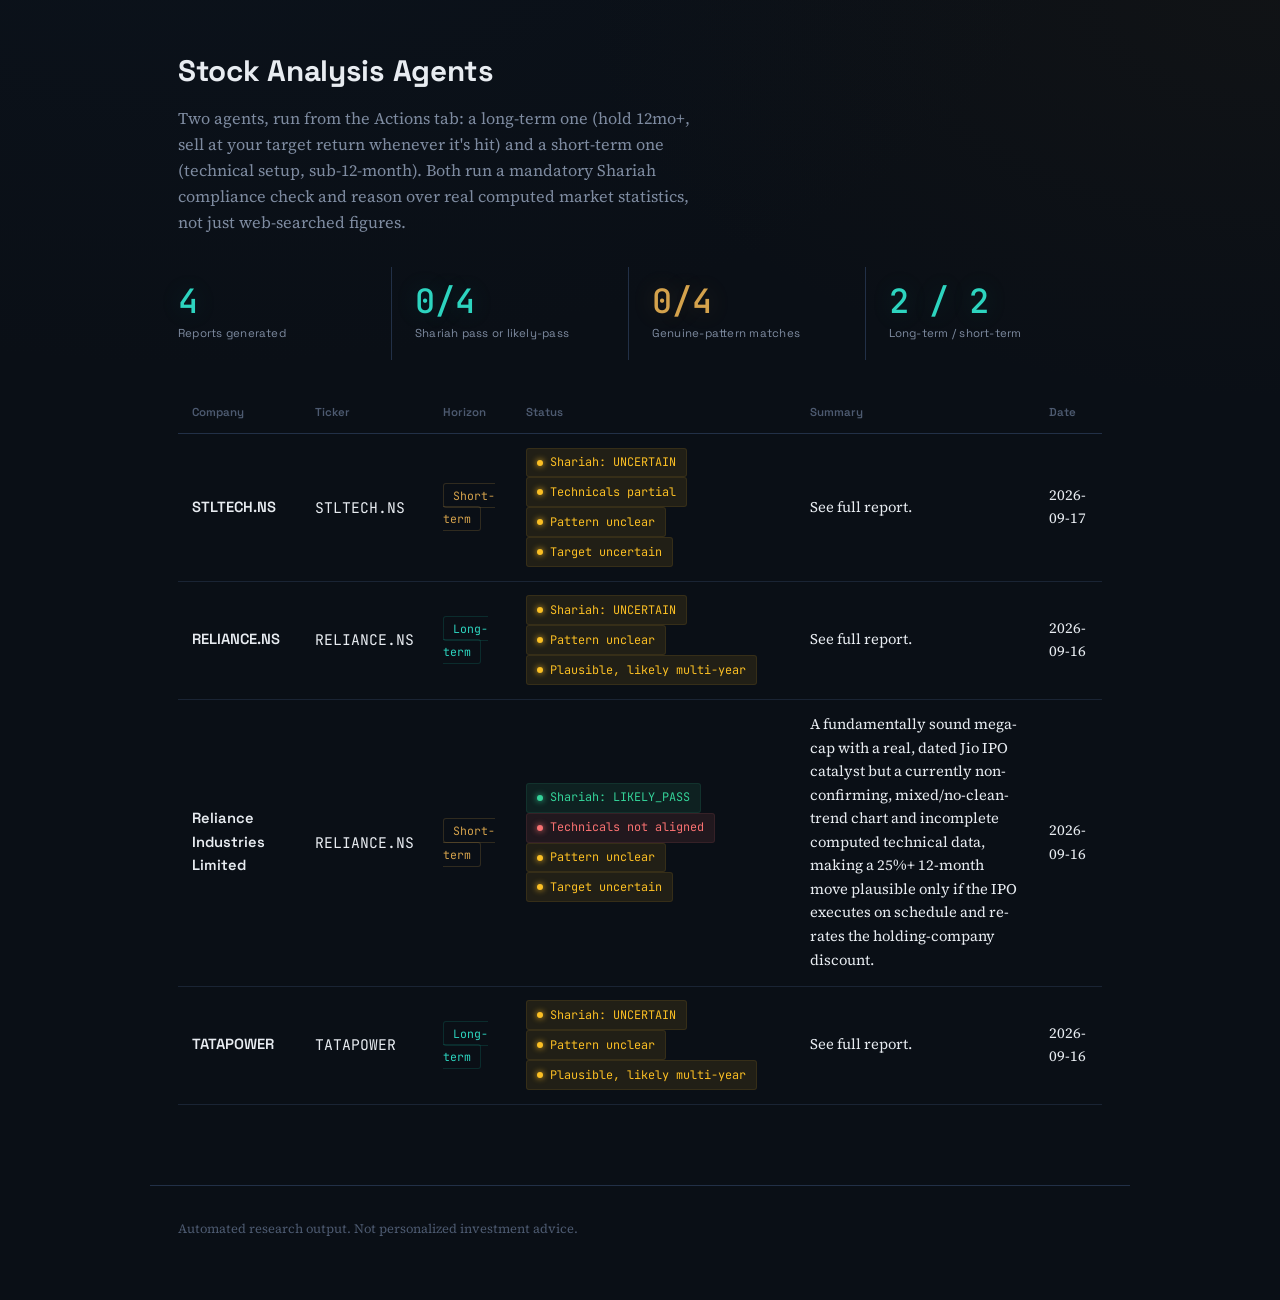
<file: docs/index.html>
<!DOCTYPE html>
<html lang="en">
<head>
<meta charset="UTF-8">
<meta name="viewport" content="width=device-width, initial-scale=1.0">
<title>Stock Analysis Agents</title>
<link rel="stylesheet" href="assets/style.css">
</head>
<body>
<header class="site-header">
  <h1>Stock Analysis Agents</h1>
  <p class="subhead">Two agents, run from the Actions tab: a long-term one
  (hold 12mo+, sell at your target return whenever it's hit) and a
  short-term one (technical setup, sub-12-month). Both run a mandatory
  Shariah compliance check and reason over real computed market
  statistics, not just web-searched figures.</p>
</header>
<div class="stats-strip">
  <div class="stat-block">
    <div class="stat-value">4</div>
    <div class="stat-label">Reports generated</div>
  </div>
  <div class="stat-block">
    <div class="stat-value">0/4</div>
    <div class="stat-label">Shariah pass or likely-pass</div>
  </div>
  <div class="stat-block">
    <div class="stat-value gold">0/4</div>
    <div class="stat-label">Genuine-pattern matches</div>
  </div>
  <div class="stat-block">
    <div class="stat-value">2 / 2</div>
    <div class="stat-label">Long-term / short-term</div>
  </div></div>
<main>
  <table class="index-table">
    <tr><th>Company</th><th>Ticker</th><th>Horizon</th><th>Status</th><th>Summary</th><th>Date</th></tr>
    
        <tr>
          <td><a href="reports/short/stltech-ns.html">STLTECH.NS</a></td>
          <td>STLTECH.NS</td>
          <td><span class="horizon-tag short">Short-term</span></td>
          <td><span class="badge badge-uncertain">Shariah: UNCERTAIN</span> <span class="badge badge-uncertain">Technicals partial</span> <span class="badge badge-uncertain">Pattern unclear</span> <span class="badge badge-uncertain">Target uncertain</span> </td>
          <td>See full report.</td>
          <td>2026-09-17</td>
        </tr>
        <tr>
          <td><a href="reports/long/reliance-ns.html">RELIANCE.NS</a></td>
          <td>RELIANCE.NS</td>
          <td><span class="horizon-tag long">Long-term</span></td>
          <td><span class="badge badge-uncertain">Shariah: UNCERTAIN</span> <span class="badge badge-uncertain">Pattern unclear</span> <span class="badge badge-uncertain">Plausible, likely multi-year</span> </td>
          <td>See full report.</td>
          <td>2026-09-16</td>
        </tr>
        <tr>
          <td><a href="reports/short/reliance-ns.html">Reliance Industries Limited</a></td>
          <td>RELIANCE.NS</td>
          <td><span class="horizon-tag short">Short-term</span></td>
          <td><span class="badge badge-pass">Shariah: LIKELY_PASS</span> <span class="badge badge-fail">Technicals not aligned</span> <span class="badge badge-uncertain">Pattern unclear</span> <span class="badge badge-uncertain">Target uncertain</span> </td>
          <td>A fundamentally sound mega-cap with a real, dated Jio IPO catalyst but a currently non-confirming, mixed/no-clean-trend chart and incomplete computed technical data, making a 25%+ 12-month move plausible only if the IPO executes on schedule and re-rates the holding-company discount.</td>
          <td>2026-09-16</td>
        </tr>
        <tr>
          <td><a href="reports/long/tatapower.html">TATAPOWER</a></td>
          <td>TATAPOWER</td>
          <td><span class="horizon-tag long">Long-term</span></td>
          <td><span class="badge badge-uncertain">Shariah: UNCERTAIN</span> <span class="badge badge-uncertain">Pattern unclear</span> <span class="badge badge-uncertain">Plausible, likely multi-year</span> </td>
          <td>See full report.</td>
          <td>2026-09-16</td>
        </tr>
  </table>
</main>
<footer class="site-footer">
  <p>Automated research output. Not personalized investment advice.</p>
</footer>
</body>
</html>
</file>
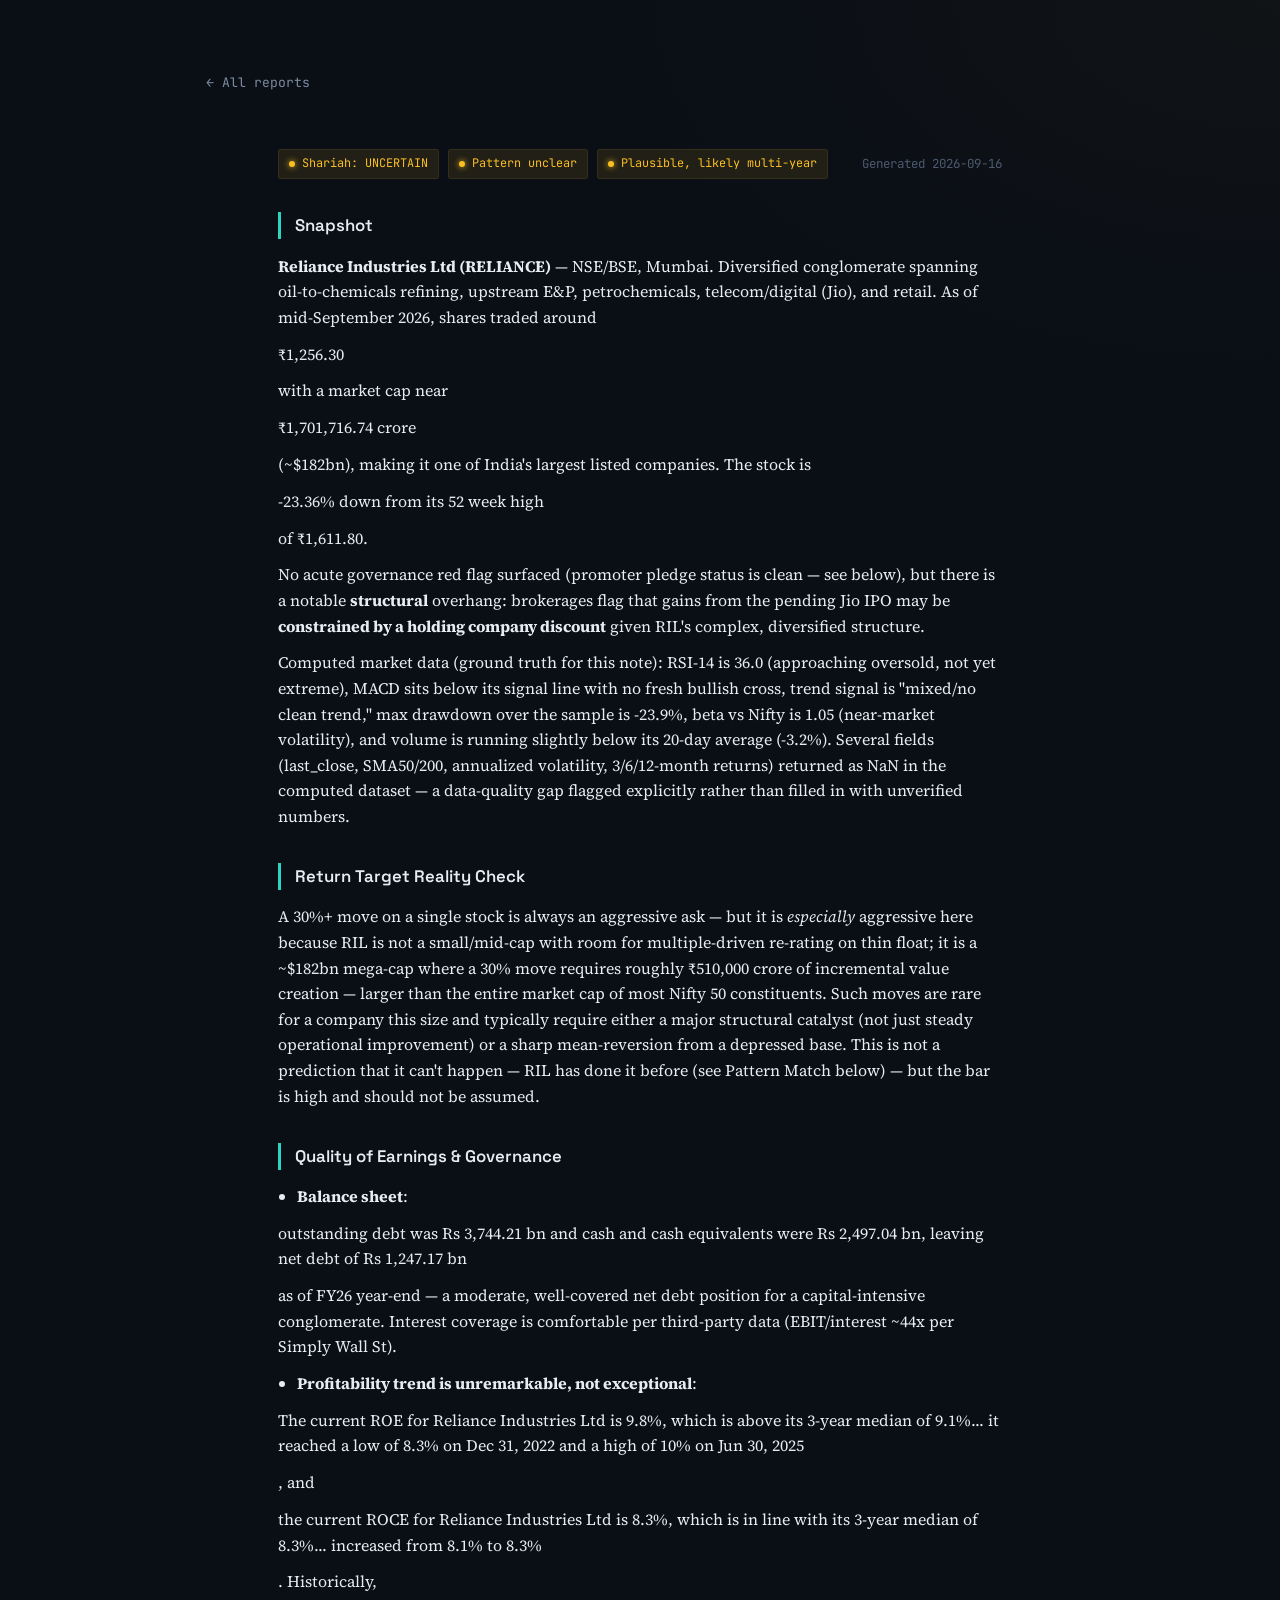
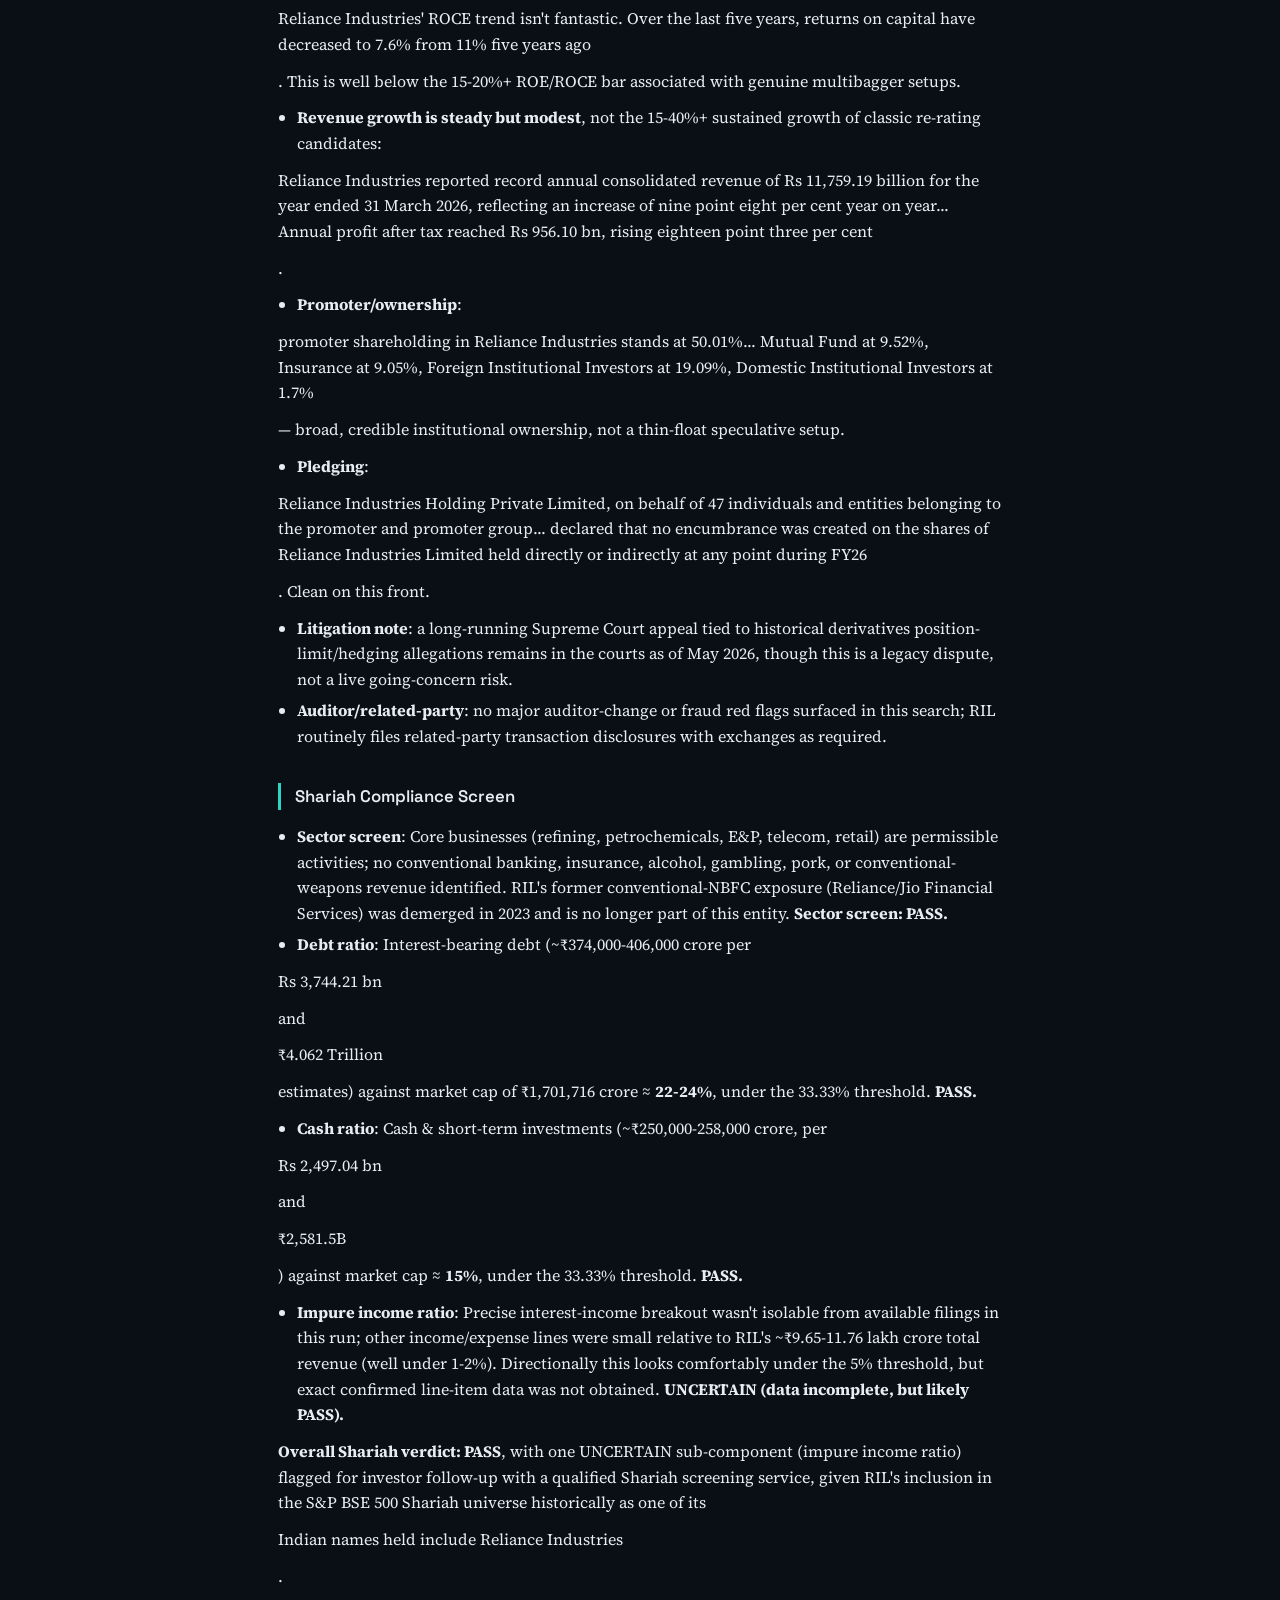
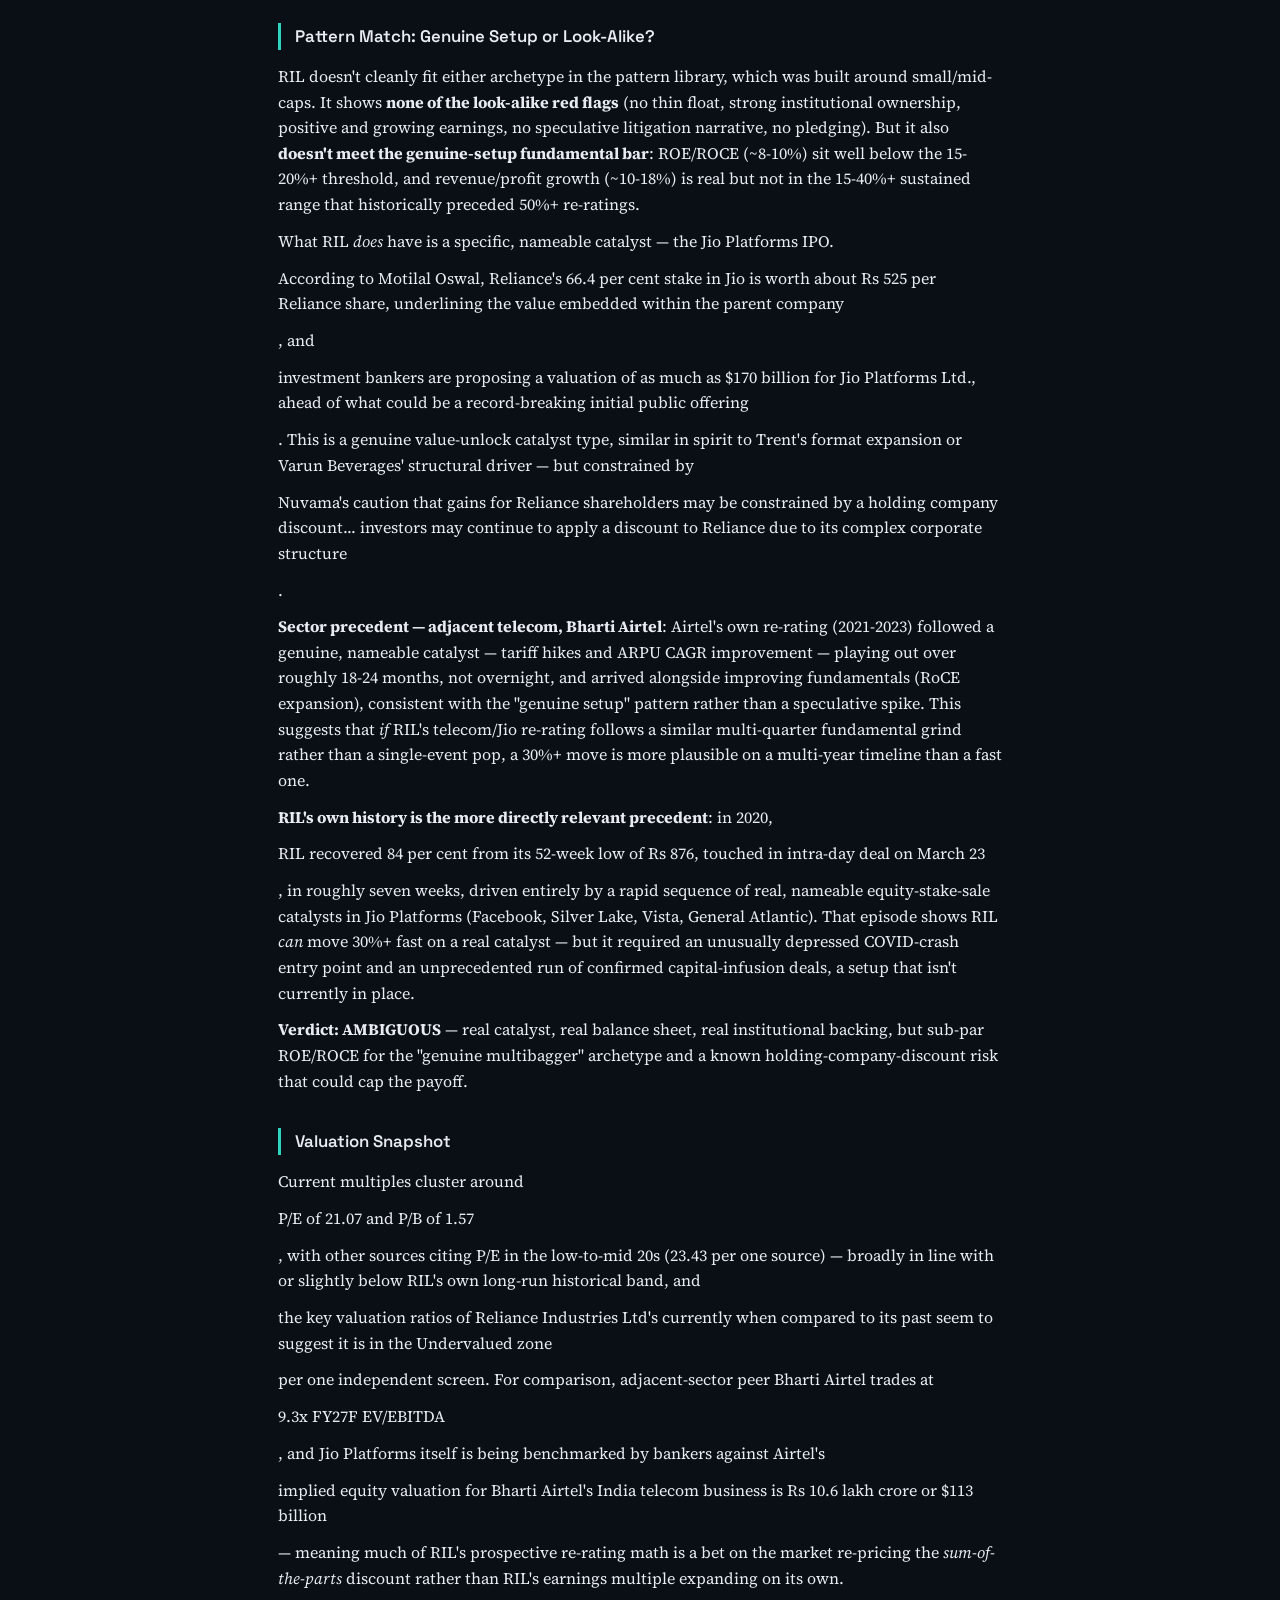
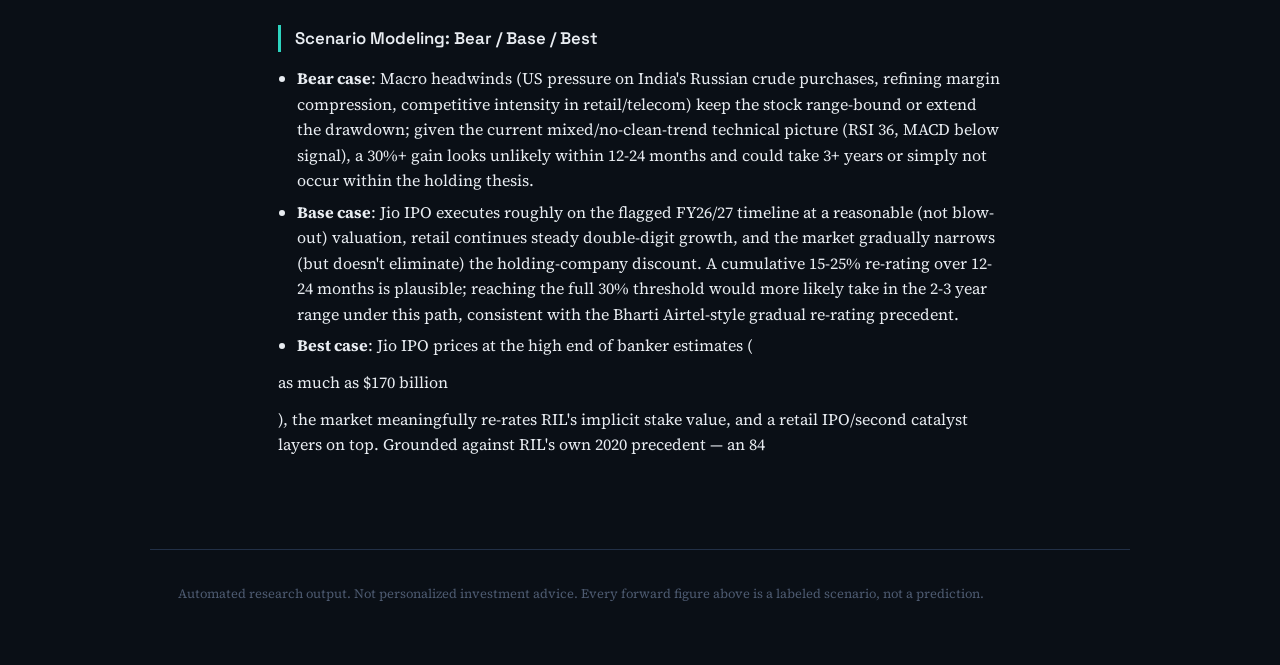
<file: docs/reports/long/reliance-ns.html>
<!DOCTYPE html>
<html lang="en">
<head>
<meta charset="UTF-8">
<meta name="viewport" content="width=device-width, initial-scale=1.0">
<title>RELIANCE.NS - Stock Analysis</title>
<link rel="stylesheet" href="../../assets/style.css">
</head>
<body>
<header class="site-header">
  <a href="../../index.html" class="back-link">&larr; All reports</a>
</header>
<main class="report">
  <div class="report-meta">
    <span class="badge badge-uncertain">Shariah: UNCERTAIN</span>
    <span class="badge badge-uncertain">Pattern unclear</span>
    <span class="badge badge-uncertain">Plausible, likely multi-year</span>
    <span class="report-date">Generated 2026-09-16</span>
  </div>
  <h2>Snapshot</h2>

<p><strong>Reliance Industries Ltd (RELIANCE)</strong> — NSE/BSE, Mumbai. Diversified conglomerate spanning oil-to-chemicals refining, upstream E&amp;P, petrochemicals, telecom/digital (Jio), and retail. As of mid-September 2026, shares traded around</p>
<p>₹1,256.30</p>
<p>with a market cap near</p>
<p>₹1,701,716.74 crore</p>
<p>(~$182bn), making it one of India&#x27;s largest listed companies. The stock is</p>
<p>-23.36% down from its 52 week high</p>
<p>of ₹1,611.80.</p>

<p>No acute governance red flag surfaced (promoter pledge status is clean — see below), but there is a notable <strong>structural</strong> overhang: brokerages flag that gains from the pending Jio IPO may be <strong>constrained by a holding company discount</strong> given RIL&#x27;s complex, diversified structure.</p>

<p>Computed market data (ground truth for this note): RSI-14 is 36.0 (approaching oversold, not yet extreme), MACD sits below its signal line with no fresh bullish cross, trend signal is &quot;mixed/no clean trend,&quot; max drawdown over the sample is -23.9%, beta vs Nifty is 1.05 (near-market volatility), and volume is running slightly below its 20-day average (-3.2%). Several fields (last_close, SMA50/200, annualized volatility, 3/6/12-month returns) returned as NaN in the computed dataset — a data-quality gap flagged explicitly rather than filled in with unverified numbers.</p>

<h2>Return Target Reality Check</h2>

<p>A 30%+ move on a single stock is always an aggressive ask — but it is <em>especially</em> aggressive here because RIL is not a small/mid-cap with room for multiple-driven re-rating on thin float; it is a ~$182bn mega-cap where a 30% move requires roughly ₹510,000 crore of incremental value creation — larger than the entire market cap of most Nifty 50 constituents. Such moves are rare for a company this size and typically require either a major structural catalyst (not just steady operational improvement) or a sharp mean-reversion from a depressed base. This is not a prediction that it can&#x27;t happen — RIL has done it before (see Pattern Match below) — but the bar is high and should not be assumed.</p>

<h2>Quality of Earnings &amp; Governance</h2>

<ul>
<li><strong>Balance sheet</strong>:</li>
</ul>
<p>outstanding debt was Rs 3,744.21 bn and cash and cash equivalents were Rs 2,497.04 bn, leaving net debt of Rs 1,247.17 bn</p>
<p>as of FY26 year-end — a moderate, well-covered net debt position for a capital-intensive conglomerate. Interest coverage is comfortable per third-party data (EBIT/interest ~44x per Simply Wall St).</p>
<ul>
<li><strong>Profitability trend is unremarkable, not exceptional</strong>:</li>
</ul>
<p>The current ROE for Reliance Industries Ltd is 9.8%, which is above its 3-year median of 9.1%... it reached a low of 8.3% on Dec 31, 2022 and a high of 10% on Jun 30, 2025</p>
<p>, and</p>
<p>the current ROCE for Reliance Industries Ltd is 8.3%, which is in line with its 3-year median of 8.3%... increased from 8.1% to 8.3%</p>
<p>. Historically,</p>
<p>Reliance Industries&#x27; ROCE trend isn&#x27;t fantastic. Over the last five years, returns on capital have decreased to 7.6% from 11% five years ago</p>
<p>. This is well below the 15-20%+ ROE/ROCE bar associated with genuine multibagger setups.</p>
<ul>
<li><strong>Revenue growth is steady but modest</strong>, not the 15-40%+ sustained growth of classic re-rating candidates:</li>
</ul>
<p>Reliance Industries reported record annual consolidated revenue of Rs 11,759.19 billion for the year ended 31 March 2026, reflecting an increase of nine point eight per cent year on year... Annual profit after tax reached Rs 956.10 bn, rising eighteen point three per cent</p>
<p>.</p>
<ul>
<li><strong>Promoter/ownership</strong>:</li>
</ul>
<p>promoter shareholding in Reliance Industries stands at 50.01%... Mutual Fund at 9.52%, Insurance at 9.05%, Foreign Institutional Investors at 19.09%, Domestic Institutional Investors at 1.7%</p>
<p>— broad, credible institutional ownership, not a thin-float speculative setup.</p>
<ul>
<li><strong>Pledging</strong>:</li>
</ul>
<p>Reliance Industries Holding Private Limited, on behalf of 47 individuals and entities belonging to the promoter and promoter group... declared that no encumbrance was created on the shares of Reliance Industries Limited held directly or indirectly at any point during FY26</p>
<p>. Clean on this front.</p>
<ul>
<li><strong>Litigation note</strong>: a long-running Supreme Court appeal tied to historical derivatives position-limit/hedging allegations remains in the courts as of May 2026, though this is a legacy dispute, not a live going-concern risk.</li>
<li><strong>Auditor/related-party</strong>: no major auditor-change or fraud red flags surfaced in this search; RIL routinely files related-party transaction disclosures with exchanges as required.</li>
</ul>

<h2>Shariah Compliance Screen</h2>

<ul>
<li><strong>Sector screen</strong>: Core businesses (refining, petrochemicals, E&amp;P, telecom, retail) are permissible activities; no conventional banking, insurance, alcohol, gambling, pork, or conventional-weapons revenue identified. RIL&#x27;s former conventional-NBFC exposure (Reliance/Jio Financial Services) was demerged in 2023 and is no longer part of this entity. <strong>Sector screen: PASS.</strong></li>
<li><strong>Debt ratio</strong>: Interest-bearing debt (~₹374,000-406,000 crore per</li>
</ul>
<p>Rs 3,744.21 bn</p>
<p>and</p>
<p>₹4.062 Trillion</p>
<p>estimates) against market cap of ₹1,701,716 crore ≈ <strong>22-24%</strong>, under the 33.33% threshold. <strong>PASS.</strong></p>
<ul>
<li><strong>Cash ratio</strong>: Cash &amp; short-term investments (~₹250,000-258,000 crore, per</li>
</ul>
<p>Rs 2,497.04 bn</p>
<p>and</p>
<p>₹2,581.5B</p>
<p>) against market cap ≈ <strong>15%</strong>, under the 33.33% threshold. <strong>PASS.</strong></p>
<ul>
<li><strong>Impure income ratio</strong>: Precise interest-income breakout wasn&#x27;t isolable from available filings in this run; other income/expense lines were small relative to RIL&#x27;s ~₹9.65-11.76 lakh crore total revenue (well under 1-2%). Directionally this looks comfortably under the 5% threshold, but exact confirmed line-item data was not obtained. <strong>UNCERTAIN (data incomplete, but likely PASS).</strong></li>
</ul>

<p><strong>Overall Shariah verdict: PASS</strong>, with one UNCERTAIN sub-component (impure income ratio) flagged for investor follow-up with a qualified Shariah screening service, given RIL&#x27;s inclusion in the S&amp;P BSE 500 Shariah universe historically as one of its</p>
<p>Indian names held include Reliance Industries</p>
<p>.</p>

<h2>Pattern Match: Genuine Setup or Look-Alike?</h2>

<p>RIL doesn&#x27;t cleanly fit either archetype in the pattern library, which was built around small/mid-caps. It shows <strong>none of the look-alike red flags</strong> (no thin float, strong institutional ownership, positive and growing earnings, no speculative litigation narrative, no pledging). But it also <strong>doesn&#x27;t meet the genuine-setup fundamental bar</strong>: ROE/ROCE (~8-10%) sit well below the 15-20%+ threshold, and revenue/profit growth (~10-18%) is real but not in the 15-40%+ sustained range that historically preceded 50%+ re-ratings.</p>

<p>What RIL <em>does</em> have is a specific, nameable catalyst — the Jio Platforms IPO.</p>
<p>According to Motilal Oswal, Reliance&#x27;s 66.4 per cent stake in Jio is worth about Rs 525 per Reliance share, underlining the value embedded within the parent company</p>
<p>, and</p>
<p>investment bankers are proposing a valuation of as much as $170 billion for Jio Platforms Ltd., ahead of what could be a record-breaking initial public offering</p>
<p>. This is a genuine value-unlock catalyst type, similar in spirit to Trent&#x27;s format expansion or Varun Beverages&#x27; structural driver — but constrained by</p>
<p>Nuvama&#x27;s caution that gains for Reliance shareholders may be constrained by a holding company discount... investors may continue to apply a discount to Reliance due to its complex corporate structure</p>
<p>.</p>

<p><strong>Sector precedent — adjacent telecom, Bharti Airtel</strong>: Airtel&#x27;s own re-rating (2021-2023) followed a genuine, nameable catalyst — tariff hikes and ARPU CAGR improvement — playing out over roughly 18-24 months, not overnight, and arrived alongside improving fundamentals (RoCE expansion), consistent with the &quot;genuine setup&quot; pattern rather than a speculative spike. This suggests that <em>if</em> RIL&#x27;s telecom/Jio re-rating follows a similar multi-quarter fundamental grind rather than a single-event pop, a 30%+ move is more plausible on a multi-year timeline than a fast one.</p>

<p><strong>RIL&#x27;s own history is the more directly relevant precedent</strong>: in 2020,</p>
<p>RIL recovered 84 per cent from its 52-week low of Rs 876, touched in intra-day deal on March 23</p>
<p>, in roughly seven weeks, driven entirely by a rapid sequence of real, nameable equity-stake-sale catalysts in Jio Platforms (Facebook, Silver Lake, Vista, General Atlantic). That episode shows RIL <em>can</em> move 30%+ fast on a real catalyst — but it required an unusually depressed COVID-crash entry point and an unprecedented run of confirmed capital-infusion deals, a setup that isn&#x27;t currently in place.</p>

<p><strong>Verdict: AMBIGUOUS</strong> — real catalyst, real balance sheet, real institutional backing, but sub-par ROE/ROCE for the &quot;genuine multibagger&quot; archetype and a known holding-company-discount risk that could cap the payoff.</p>

<h2>Valuation Snapshot</h2>

<p>Current multiples cluster around</p>
<p>P/E of 21.07 and P/B of 1.57</p>
<p>, with other sources citing P/E in the low-to-mid 20s (23.43 per one source) — broadly in line with or slightly below RIL&#x27;s own long-run historical band, and</p>
<p>the key valuation ratios of Reliance Industries Ltd&#x27;s currently when compared to its past seem to suggest it is in the Undervalued zone</p>
<p>per one independent screen. For comparison, adjacent-sector peer Bharti Airtel trades at</p>
<p>9.3x FY27F EV/EBITDA</p>
<p>, and Jio Platforms itself is being benchmarked by bankers against Airtel&#x27;s</p>
<p>implied equity valuation for Bharti Airtel&#x27;s India telecom business is Rs 10.6 lakh crore or $113 billion</p>
<p>— meaning much of RIL&#x27;s prospective re-rating math is a bet on the market re-pricing the <em>sum-of-the-parts</em> discount rather than RIL&#x27;s earnings multiple expanding on its own.</p>

<h2>Scenario Modeling: Bear / Base / Best</h2>

<ul>
<li><strong>Bear case</strong>: Macro headwinds (US pressure on India&#x27;s Russian crude purchases, refining margin compression, competitive intensity in retail/telecom) keep the stock range-bound or extend the drawdown; given the current mixed/no-clean-trend technical picture (RSI 36, MACD below signal), a 30%+ gain looks unlikely within 12-24 months and could take 3+ years or simply not occur within the holding thesis.</li>
<li><strong>Base case</strong>: Jio IPO executes roughly on the flagged FY26/27 timeline at a reasonable (not blow-out) valuation, retail continues steady double-digit growth, and the market gradually narrows (but doesn&#x27;t eliminate) the holding-company discount. A cumulative 15-25% re-rating over 12-24 months is plausible; reaching the full 30% threshold would more likely take in the 2-3 year range under this path, consistent with the Bharti Airtel-style gradual re-rating precedent.</li>
<li><strong>Best case</strong>: Jio IPO prices at the high end of banker estimates (</li>
</ul>
<p>as much as $170 billion</p>
<p>), the market meaningfully re-rates RIL&#x27;s implicit stake value, and a retail IPO/second catalyst layers on top. Grounded against RIL&#x27;s own 2020 precedent — an 84</p>
</main>
<footer class="site-footer">
  <p>Automated research output. Not personalized investment advice. Every
  forward figure above is a labeled scenario, not a prediction.</p>
</footer>
</body>
</html>
</file>
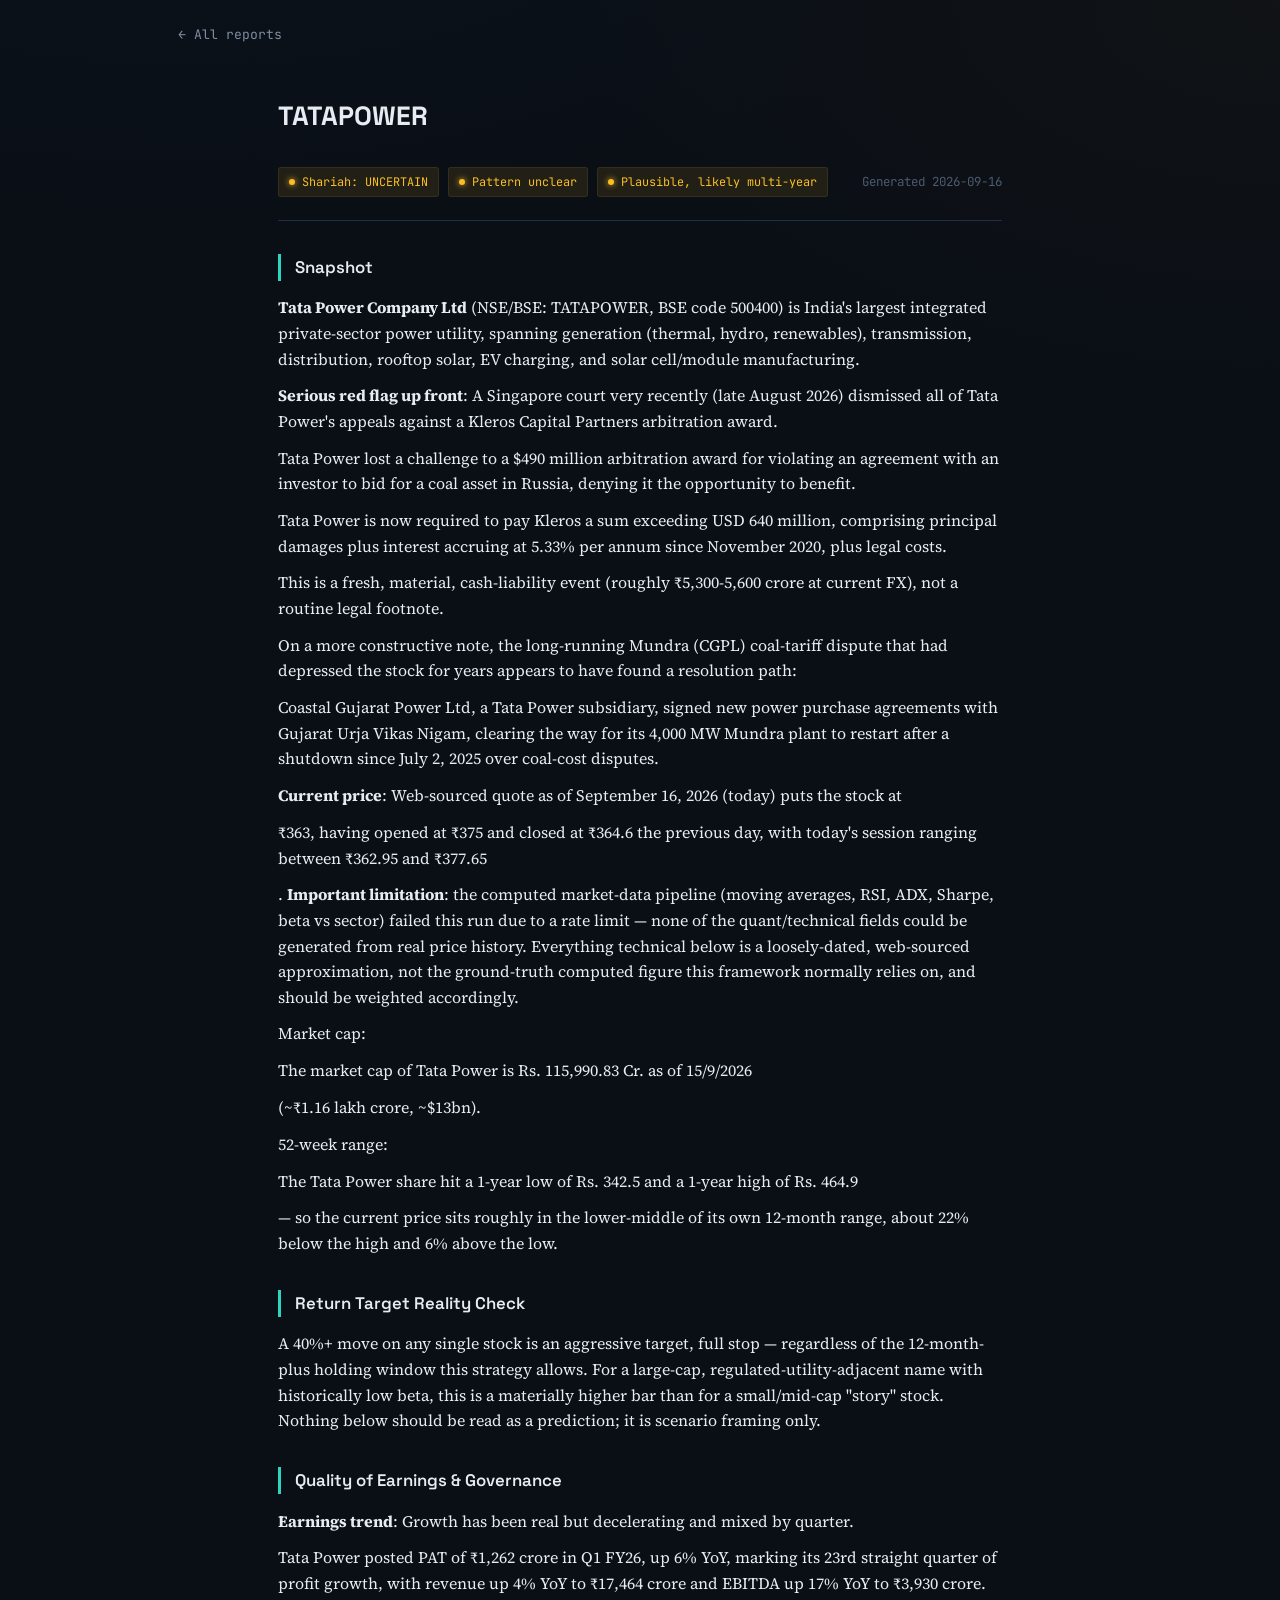
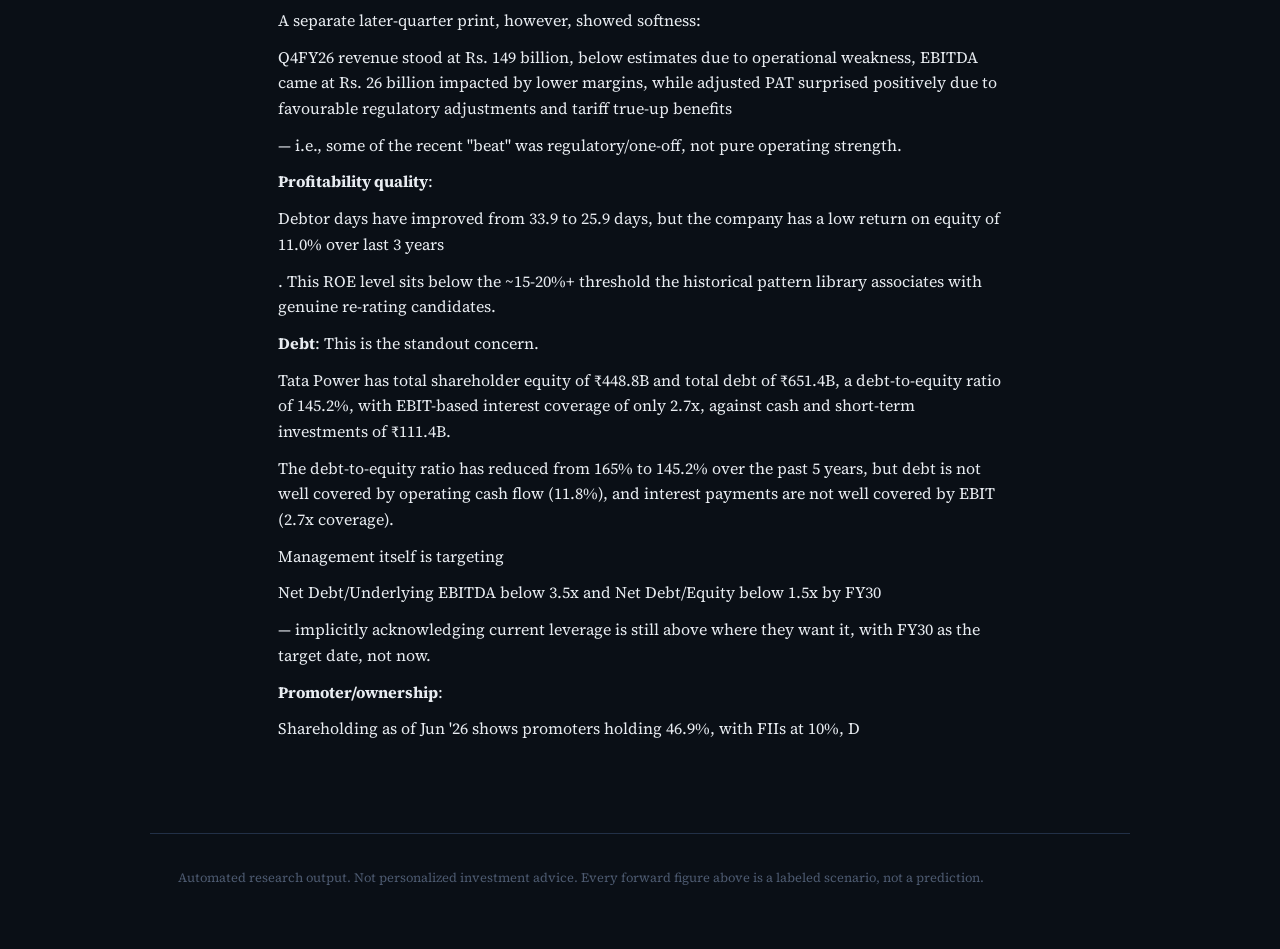
<file: docs/reports/long/tatapower.html>
<!DOCTYPE html>
<html lang="en">
<head>
<meta charset="UTF-8">
<meta name="viewport" content="width=device-width, initial-scale=1.0">
<title>TATAPOWER - Stock Analysis</title>
<link rel="stylesheet" href="../../assets/style.css">
</head>
<body>
<a href="../../index.html" class="back-link">&larr; All reports</a>
<main class="report">
  <div class="report-hero">
    <h1>TATAPOWER</h1>
    <div class="hero-stats">
      
    </div>
    <div class="report-meta">
      <span class="badge badge-uncertain">Shariah: UNCERTAIN</span>
    <span class="badge badge-uncertain">Pattern unclear</span>
    <span class="badge badge-uncertain">Plausible, likely multi-year</span>
      <span class="report-date">Generated 2026-09-16</span>
    </div>
  </div>
  <h2>Snapshot</h2>

<p><strong>Tata Power Company Ltd</strong> (NSE/BSE: TATAPOWER, BSE code 500400) is India&#x27;s largest integrated private-sector power utility, spanning generation (thermal, hydro, renewables), transmission, distribution, rooftop solar, EV charging, and solar cell/module manufacturing.</p>

<p><strong>Serious red flag up front</strong>: A Singapore court very recently (late August 2026) dismissed all of Tata Power&#x27;s appeals against a Kleros Capital Partners arbitration award.</p>
<p>Tata Power lost a challenge to a $490 million arbitration award for violating an agreement with an investor to bid for a coal asset in Russia, denying it the opportunity to benefit.</p>

<p>Tata Power is now required to pay Kleros a sum exceeding USD 640 million, comprising principal damages plus interest accruing at 5.33% per annum since November 2020, plus legal costs.</p>
<p>This is a fresh, material, cash-liability event (roughly ₹5,300-5,600 crore at current FX), not a routine legal footnote.</p>

<p>On a more constructive note, the long-running Mundra (CGPL) coal-tariff dispute that had depressed the stock for years appears to have found a resolution path:</p>
<p>Coastal Gujarat Power Ltd, a Tata Power subsidiary, signed new power purchase agreements with Gujarat Urja Vikas Nigam, clearing the way for its 4,000 MW Mundra plant to restart after a shutdown since July 2, 2025 over coal-cost disputes.</p>


<p><strong>Current price</strong>: Web-sourced quote as of September 16, 2026 (today) puts the stock at</p>
<p>₹363, having opened at ₹375 and closed at ₹364.6 the previous day, with today&#x27;s session ranging between ₹362.95 and ₹377.65</p>
<p>. <strong>Important limitation</strong>: the computed market-data pipeline (moving averages, RSI, ADX, Sharpe, beta vs sector) failed this run due to a rate limit — none of the quant/technical fields could be generated from real price history. Everything technical below is a loosely-dated, web-sourced approximation, not the ground-truth computed figure this framework normally relies on, and should be weighted accordingly.</p>

<p>Market cap:</p>
<p>The market cap of Tata Power is Rs. 115,990.83 Cr. as of 15/9/2026</p>
<p>(~₹1.16 lakh crore, ~$13bn).</p>

<p>52-week range:</p>
<p>The Tata Power share hit a 1-year low of Rs. 342.5 and a 1-year high of Rs. 464.9</p>
<p>— so the current price sits roughly in the lower-middle of its own 12-month range, about 22% below the high and 6% above the low.</p>

<h2>Return Target Reality Check</h2>

<p>A 40%+ move on any single stock is an aggressive target, full stop — regardless of the 12-month-plus holding window this strategy allows. For a large-cap, regulated-utility-adjacent name with historically low beta, this is a materially higher bar than for a small/mid-cap &quot;story&quot; stock. Nothing below should be read as a prediction; it is scenario framing only.</p>

<h2>Quality of Earnings &amp; Governance</h2>

<p><strong>Earnings trend</strong>: Growth has been real but decelerating and mixed by quarter.</p>
<p>Tata Power posted PAT of ₹1,262 crore in Q1 FY26, up 6% YoY, marking its 23rd straight quarter of profit growth, with revenue up 4% YoY to ₹17,464 crore and EBITDA up 17% YoY to ₹3,930 crore.</p>
<p>A separate later-quarter print, however, showed softness:</p>
<p>Q4FY26 revenue stood at Rs. 149 billion, below estimates due to operational weakness, EBITDA came at Rs. 26 billion impacted by lower margins, while adjusted PAT surprised positively due to favourable regulatory adjustments and tariff true-up benefits</p>
<p>— i.e., some of the recent &quot;beat&quot; was regulatory/one-off, not pure operating strength.</p>

<p><strong>Profitability quality</strong>:</p>
<p>Debtor days have improved from 33.9 to 25.9 days, but the company has a low return on equity of 11.0% over last 3 years</p>
<p>. This ROE level sits below the ~15-20%+ threshold the historical pattern library associates with genuine re-rating candidates.</p>

<p><strong>Debt</strong>: This is the standout concern.</p>
<p>Tata Power has total shareholder equity of ₹448.8B and total debt of ₹651.4B, a debt-to-equity ratio of 145.2%, with EBIT-based interest coverage of only 2.7x, against cash and short-term investments of ₹111.4B.</p>

<p>The debt-to-equity ratio has reduced from 165% to 145.2% over the past 5 years, but debt is not well covered by operating cash flow (11.8%), and interest payments are not well covered by EBIT (2.7x coverage).</p>
<p>Management itself is targeting</p>
<p>Net Debt/Underlying EBITDA below 3.5x and Net Debt/Equity below 1.5x by FY30</p>
<p>— implicitly acknowledging current leverage is still above where they want it, with FY30 as the target date, not now.</p>

<p><strong>Promoter/ownership</strong>:</p>
<p>Shareholding as of Jun &#x27;26 shows promoters holding 46.9%, with FIIs at 10%, D</p>
</main>
<footer class="site-footer">
  <p>Automated research output. Not personalized investment advice. Every
  forward figure above is a labeled scenario, not a prediction.</p>
</footer>
</body>
</html>
</file>
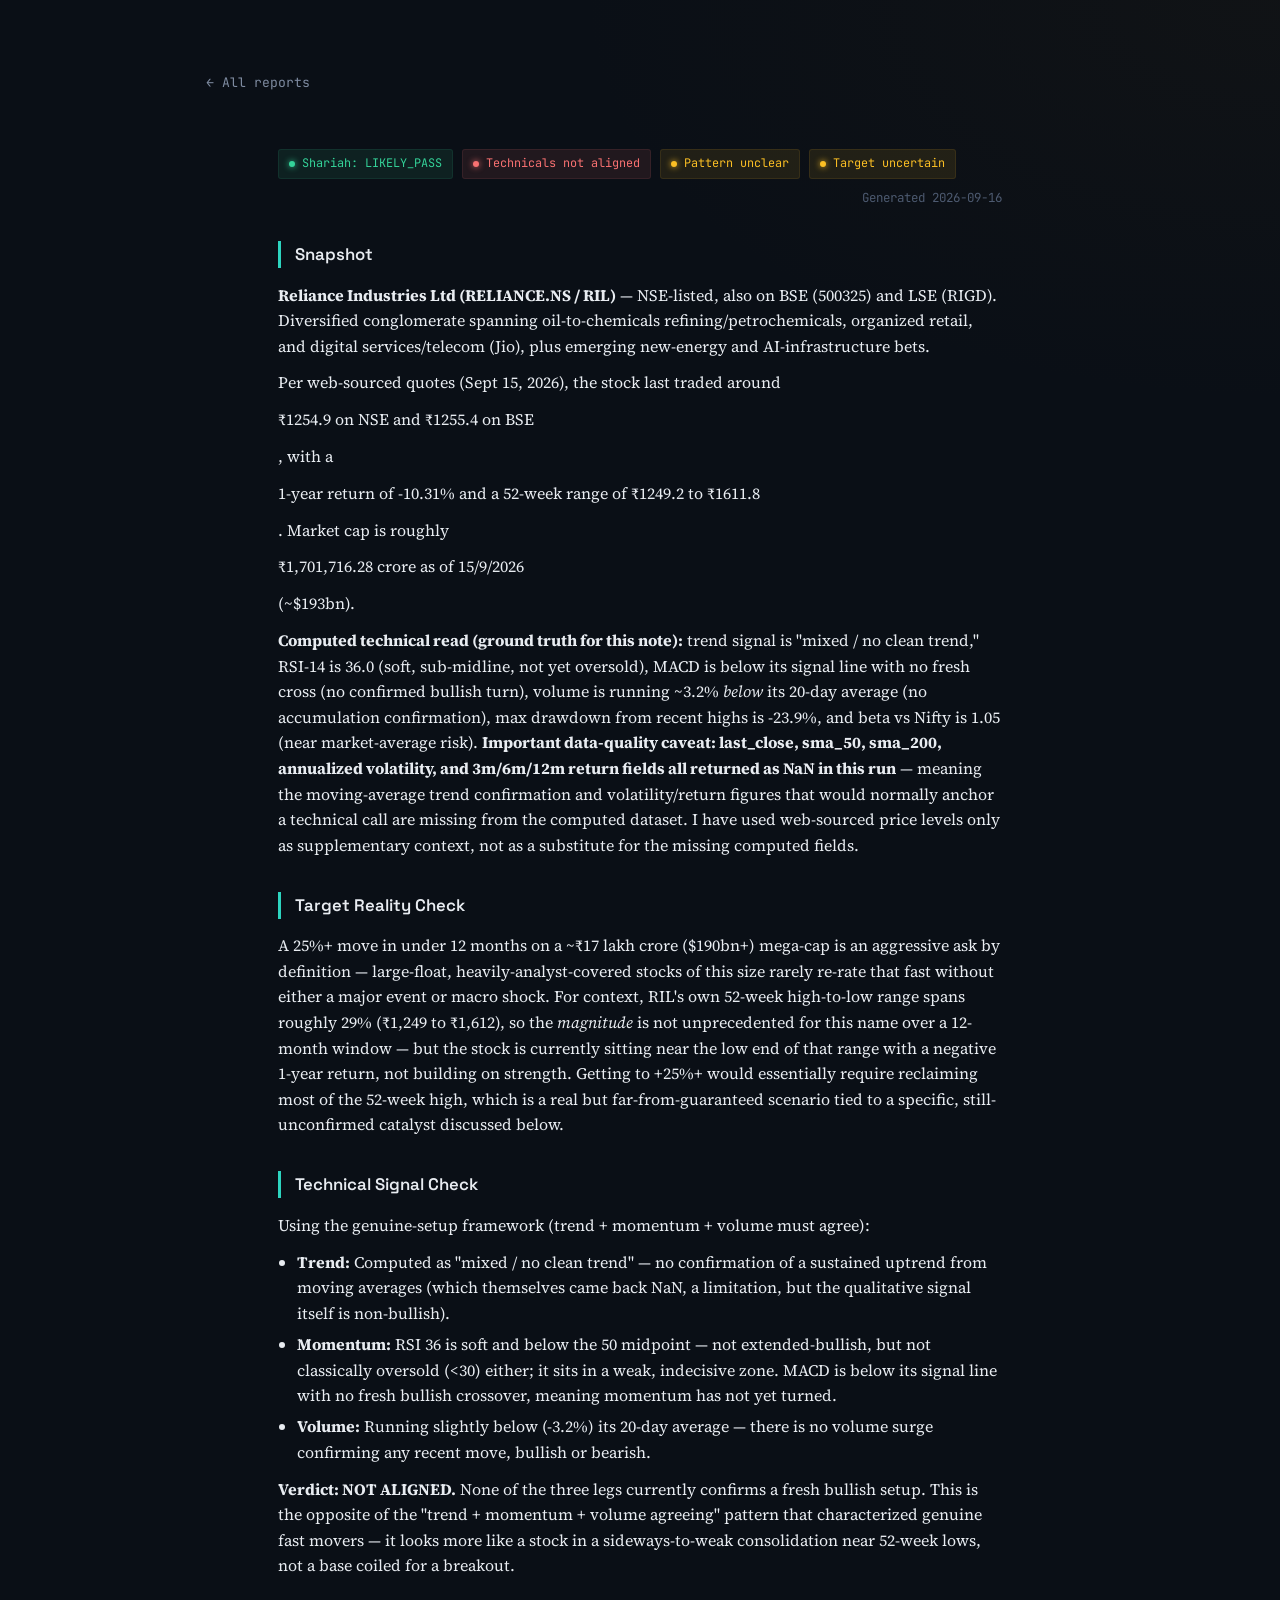
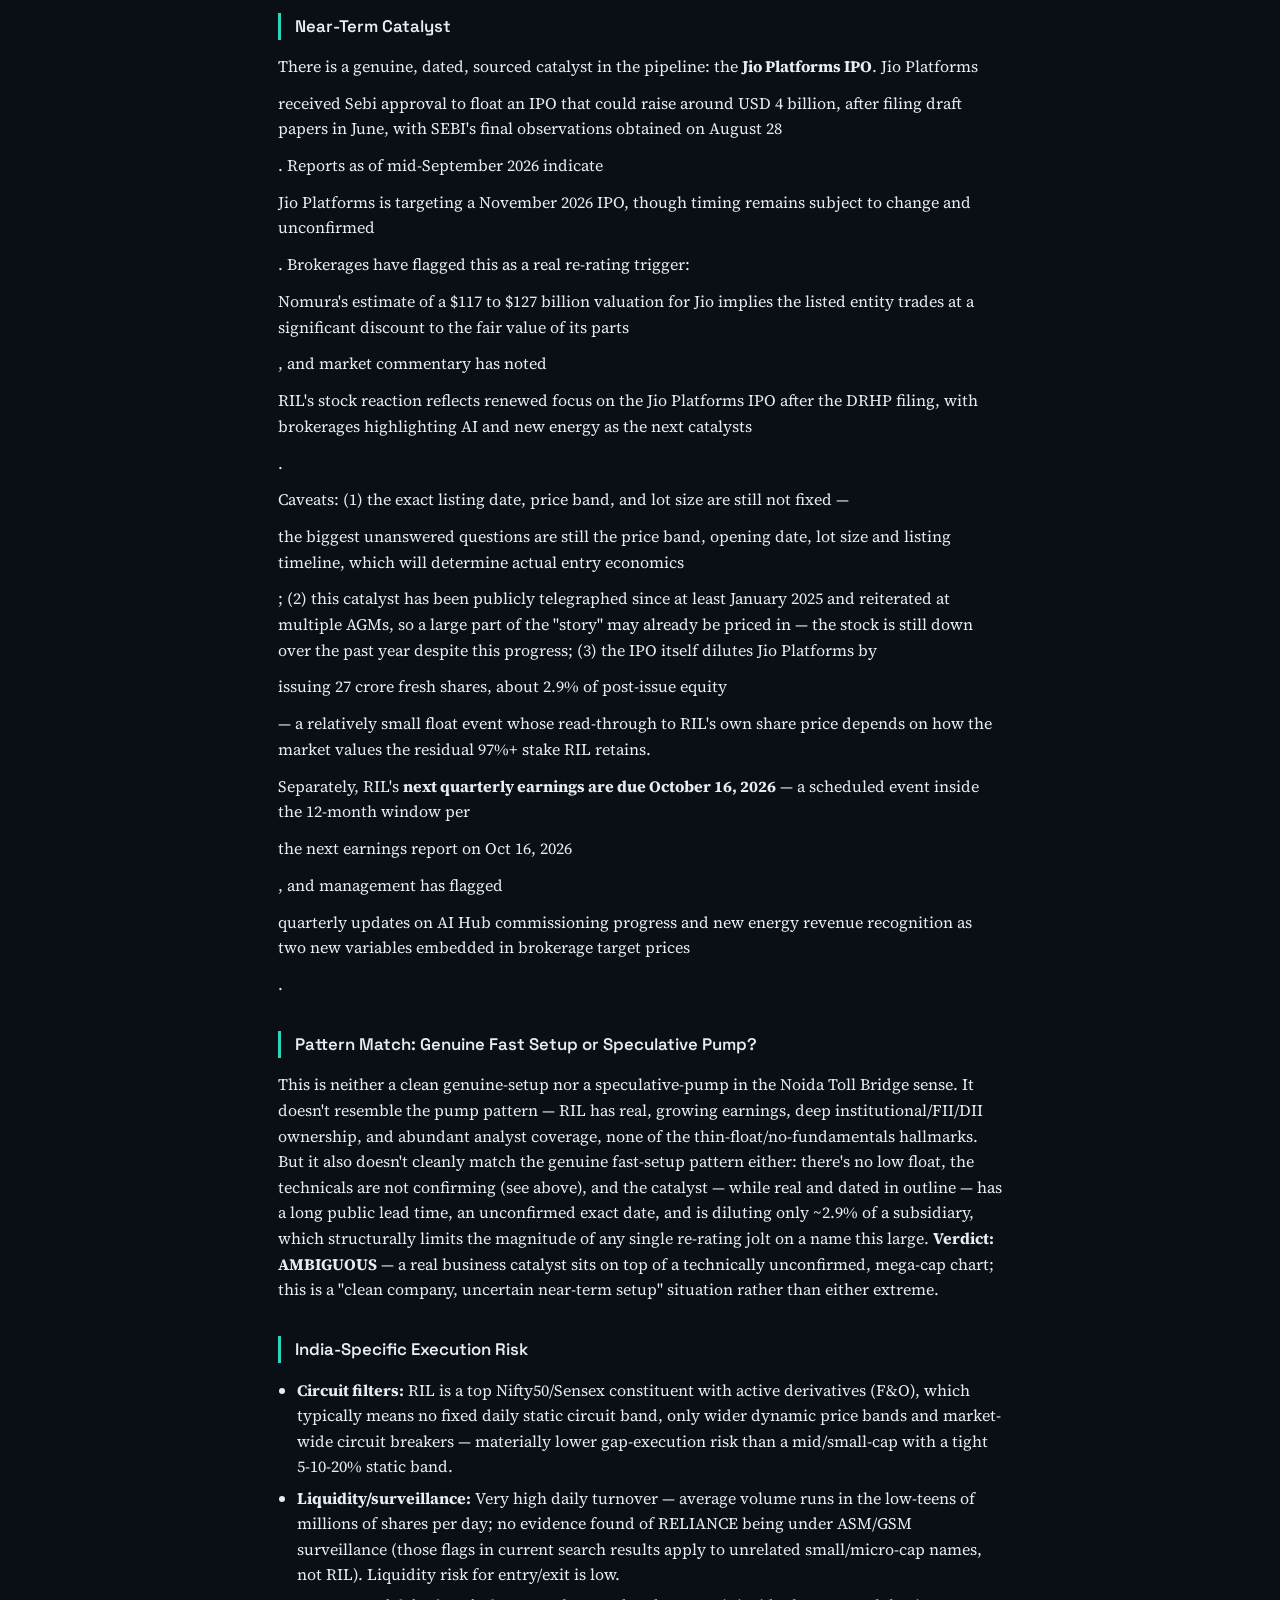
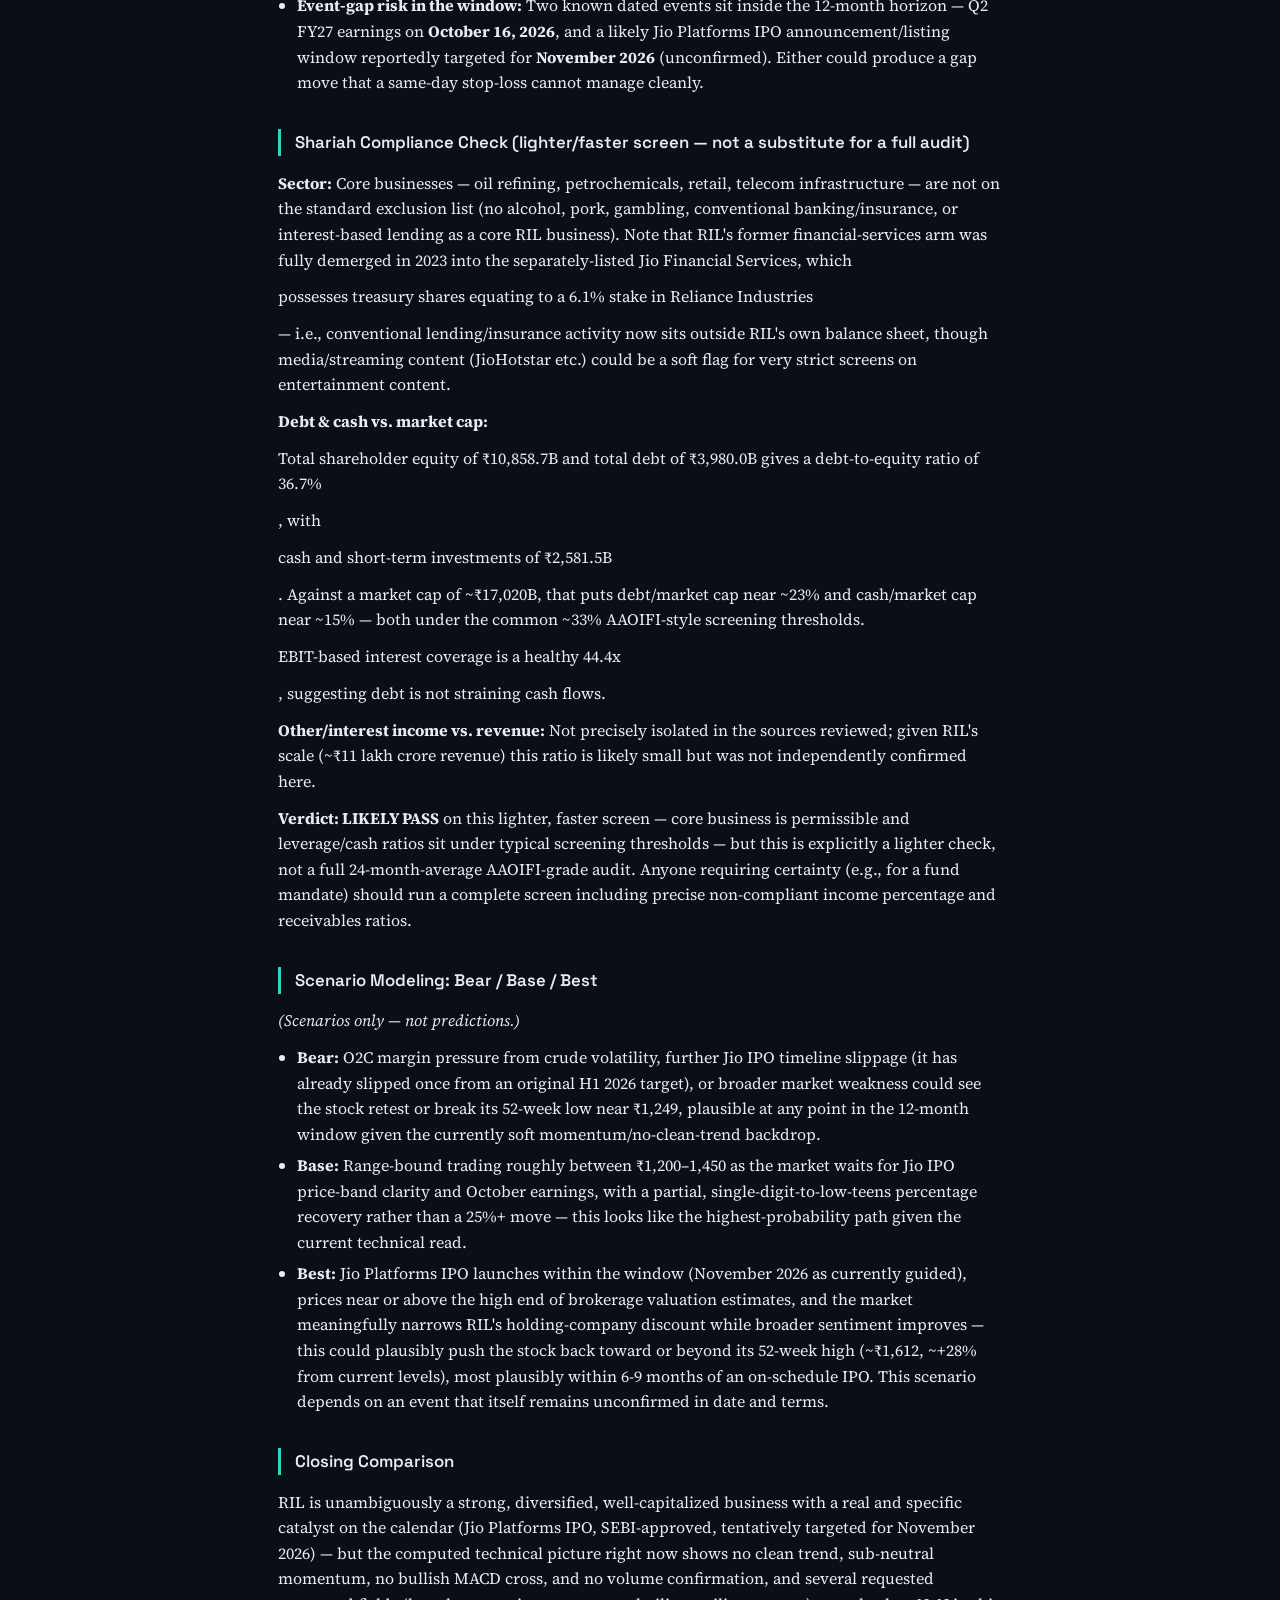
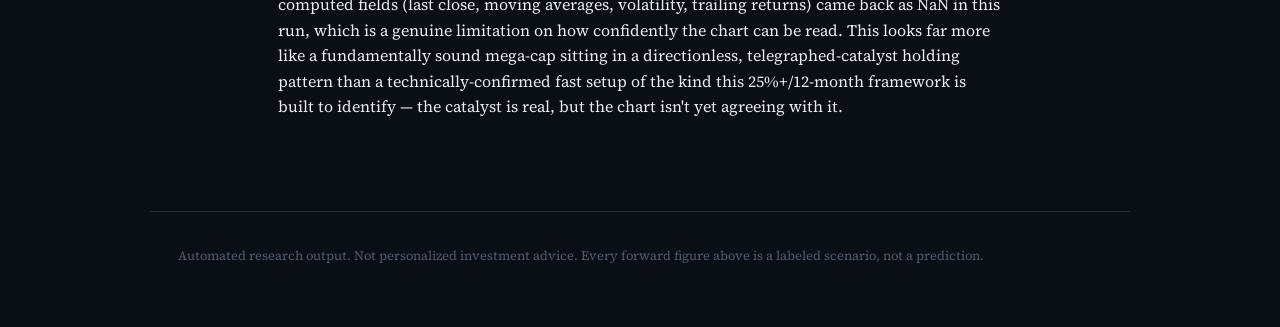
<file: docs/reports/short/reliance-ns.html>
<!DOCTYPE html>
<html lang="en">
<head>
<meta charset="UTF-8">
<meta name="viewport" content="width=device-width, initial-scale=1.0">
<title>Reliance Industries Limited - Stock Analysis</title>
<link rel="stylesheet" href="../../assets/style.css">
</head>
<body>
<header class="site-header">
  <a href="../../index.html" class="back-link">&larr; All reports</a>
</header>
<main class="report">
  <div class="report-meta">
    <span class="badge badge-pass">Shariah: LIKELY_PASS</span>
    <span class="badge badge-fail">Technicals not aligned</span>
    <span class="badge badge-uncertain">Pattern unclear</span>
    <span class="badge badge-uncertain">Target uncertain</span>
    <span class="report-date">Generated 2026-09-16</span>
  </div>
  <h2>Snapshot</h2>

<p><strong>Reliance Industries Ltd (RELIANCE.NS / RIL)</strong> — NSE-listed, also on BSE (500325) and LSE (RIGD). Diversified conglomerate spanning oil-to-chemicals refining/petrochemicals, organized retail, and digital services/telecom (Jio), plus emerging new-energy and AI-infrastructure bets.</p>

<p>Per web-sourced quotes (Sept 15, 2026), the stock last traded around</p>
<p>₹1254.9 on NSE and ₹1255.4 on BSE</p>
<p>, with a</p>
<p>1-year return of -10.31% and a 52-week range of ₹1249.2 to ₹1611.8</p>
<p>. Market cap is roughly</p>
<p>₹1,701,716.28 crore as of 15/9/2026</p>
<p>(~$193bn).</p>

<p><strong>Computed technical read (ground truth for this note):</strong> trend signal is &quot;mixed / no clean trend,&quot; RSI-14 is 36.0 (soft, sub-midline, not yet oversold), MACD is below its signal line with no fresh cross (no confirmed bullish turn), volume is running ~3.2% <em>below</em> its 20-day average (no accumulation confirmation), max drawdown from recent highs is -23.9%, and beta vs Nifty is 1.05 (near market-average risk). <strong>Important data-quality caveat: last_close, sma_50, sma_200, annualized volatility, and 3m/6m/12m return fields all returned as NaN in this run</strong> — meaning the moving-average trend confirmation and volatility/return figures that would normally anchor a technical call are missing from the computed dataset. I have used web-sourced price levels only as supplementary context, not as a substitute for the missing computed fields.</p>

<h2>Target Reality Check</h2>

<p>A 25%+ move in under 12 months on a ~₹17 lakh crore ($190bn+) mega-cap is an aggressive ask by definition — large-float, heavily-analyst-covered stocks of this size rarely re-rate that fast without either a major event or macro shock. For context, RIL&#x27;s own 52-week high-to-low range spans roughly 29% (₹1,249 to ₹1,612), so the <em>magnitude</em> is not unprecedented for this name over a 12-month window — but the stock is currently sitting near the low end of that range with a negative 1-year return, not building on strength. Getting to +25%+ would essentially require reclaiming most of the 52-week high, which is a real but far-from-guaranteed scenario tied to a specific, still-unconfirmed catalyst discussed below.</p>

<h2>Technical Signal Check</h2>

<p>Using the genuine-setup framework (trend + momentum + volume must agree):</p>
<ul>
<li><strong>Trend:</strong> Computed as &quot;mixed / no clean trend&quot; — no confirmation of a sustained uptrend from moving averages (which themselves came back NaN, a limitation, but the qualitative signal itself is non-bullish).</li>
<li><strong>Momentum:</strong> RSI 36 is soft and below the 50 midpoint — not extended-bullish, but not classically oversold (&lt;30) either; it sits in a weak, indecisive zone. MACD is below its signal line with no fresh bullish crossover, meaning momentum has not yet turned.</li>
<li><strong>Volume:</strong> Running slightly below (-3.2%) its 20-day average — there is no volume surge confirming any recent move, bullish or bearish.</li>
</ul>

<p><strong>Verdict: NOT ALIGNED.</strong> None of the three legs currently confirms a fresh bullish setup. This is the opposite of the &quot;trend + momentum + volume agreeing&quot; pattern that characterized genuine fast movers — it looks more like a stock in a sideways-to-weak consolidation near 52-week lows, not a base coiled for a breakout.</p>

<h2>Near-Term Catalyst</h2>

<p>There is a genuine, dated, sourced catalyst in the pipeline: the <strong>Jio Platforms IPO</strong>. Jio Platforms</p>
<p>received Sebi approval to float an IPO that could raise around USD 4 billion, after filing draft papers in June, with SEBI&#x27;s final observations obtained on August 28</p>
<p>. Reports as of mid-September 2026 indicate</p>
<p>Jio Platforms is targeting a November 2026 IPO, though timing remains subject to change and unconfirmed</p>
<p>. Brokerages have flagged this as a real re-rating trigger:</p>
<p>Nomura&#x27;s estimate of a $117 to $127 billion valuation for Jio implies the listed entity trades at a significant discount to the fair value of its parts</p>
<p>, and market commentary has noted</p>
<p>RIL&#x27;s stock reaction reflects renewed focus on the Jio Platforms IPO after the DRHP filing, with brokerages highlighting AI and new energy as the next catalysts</p>
<p>.</p>

<p>Caveats: (1) the exact listing date, price band, and lot size are still not fixed —</p>
<p>the biggest unanswered questions are still the price band, opening date, lot size and listing timeline, which will determine actual entry economics</p>
<p>; (2) this catalyst has been publicly telegraphed since at least January 2025 and reiterated at multiple AGMs, so a large part of the &quot;story&quot; may already be priced in — the stock is still down over the past year despite this progress; (3) the IPO itself dilutes Jio Platforms by</p>
<p>issuing 27 crore fresh shares, about 2.9% of post-issue equity</p>
<p>— a relatively small float event whose read-through to RIL&#x27;s own share price depends on how the market values the residual 97%+ stake RIL retains.</p>

<p>Separately, RIL&#x27;s <strong>next quarterly earnings are due October 16, 2026</strong> — a scheduled event inside the 12-month window per</p>
<p>the next earnings report on Oct 16, 2026</p>
<p>, and management has flagged</p>
<p>quarterly updates on AI Hub commissioning progress and new energy revenue recognition as two new variables embedded in brokerage target prices</p>
<p>.</p>

<h2>Pattern Match: Genuine Fast Setup or Speculative Pump?</h2>

<p>This is neither a clean genuine-setup nor a speculative-pump in the Noida Toll Bridge sense. It doesn&#x27;t resemble the pump pattern — RIL has real, growing earnings, deep institutional/FII/DII ownership, and abundant analyst coverage, none of the thin-float/no-fundamentals hallmarks. But it also doesn&#x27;t cleanly match the genuine fast-setup pattern either: there&#x27;s no low float, the technicals are not confirming (see above), and the catalyst — while real and dated in outline — has a long public lead time, an unconfirmed exact date, and is diluting only ~2.9% of a subsidiary, which structurally limits the magnitude of any single re-rating jolt on a name this large. <strong>Verdict: AMBIGUOUS</strong> — a real business catalyst sits on top of a technically unconfirmed, mega-cap chart; this is a &quot;clean company, uncertain near-term setup&quot; situation rather than either extreme.</p>

<h2>India-Specific Execution Risk</h2>

<ul>
<li><strong>Circuit filters:</strong> RIL is a top Nifty50/Sensex constituent with active derivatives (F&amp;O), which typically means no fixed daily static circuit band, only wider dynamic price bands and market-wide circuit breakers — materially lower gap-execution risk than a mid/small-cap with a tight 5-10-20% static band.</li>
<li><strong>Liquidity/surveillance:</strong> Very high daily turnover — average volume runs in the low-teens of millions of shares per day; no evidence found of RELIANCE being under ASM/GSM surveillance (those flags in current search results apply to unrelated small/micro-cap names, not RIL). Liquidity risk for entry/exit is low.</li>
<li><strong>Event-gap risk in the window:</strong> Two known dated events sit inside the 12-month horizon — Q2 FY27 earnings on <strong>October 16, 2026</strong>, and a likely Jio Platforms IPO announcement/listing window reportedly targeted for <strong>November 2026</strong> (unconfirmed). Either could produce a gap move that a same-day stop-loss cannot manage cleanly.</li>
</ul>

<h2>Shariah Compliance Check (lighter/faster screen — not a substitute for a full audit)</h2>

<p><strong>Sector:</strong> Core businesses — oil refining, petrochemicals, retail, telecom infrastructure — are not on the standard exclusion list (no alcohol, pork, gambling, conventional banking/insurance, or interest-based lending as a core RIL business). Note that RIL&#x27;s former financial-services arm was fully demerged in 2023 into the separately-listed Jio Financial Services, which</p>
<p>possesses treasury shares equating to a 6.1% stake in Reliance Industries</p>
<p>— i.e., conventional lending/insurance activity now sits outside RIL&#x27;s own balance sheet, though media/streaming content (JioHotstar etc.) could be a soft flag for very strict screens on entertainment content.</p>

<p><strong>Debt &amp; cash vs. market cap:</strong></p>
<p>Total shareholder equity of ₹10,858.7B and total debt of ₹3,980.0B gives a debt-to-equity ratio of 36.7%</p>
<p>, with</p>
<p>cash and short-term investments of ₹2,581.5B</p>
<p>. Against a market cap of ~₹17,020B, that puts debt/market cap near ~23% and cash/market cap near ~15% — both under the common ~33% AAOIFI-style screening thresholds.</p>
<p>EBIT-based interest coverage is a healthy 44.4x</p>
<p>, suggesting debt is not straining cash flows.</p>

<p><strong>Other/interest income vs. revenue:</strong> Not precisely isolated in the sources reviewed; given RIL&#x27;s scale (~₹11 lakh crore revenue) this ratio is likely small but was not independently confirmed here.</p>

<p><strong>Verdict: LIKELY PASS</strong> on this lighter, faster screen — core business is permissible and leverage/cash ratios sit under typical screening thresholds — but this is explicitly a lighter check, not a full 24-month-average AAOIFI-grade audit. Anyone requiring certainty (e.g., for a fund mandate) should run a complete screen including precise non-compliant income percentage and receivables ratios.</p>

<h2>Scenario Modeling: Bear / Base / Best</h2>

<p><em>(Scenarios only — not predictions.)</em></p>

<ul>
<li><strong>Bear:</strong> O2C margin pressure from crude volatility, further Jio IPO timeline slippage (it has already slipped once from an original H1 2026 target), or broader market weakness could see the stock retest or break its 52-week low near ₹1,249, plausible at any point in the 12-month window given the currently soft momentum/no-clean-trend backdrop.</li>
<li><strong>Base:</strong> Range-bound trading roughly between ₹1,200–1,450 as the market waits for Jio IPO price-band clarity and October earnings, with a partial, single-digit-to-low-teens percentage recovery rather than a 25%+ move — this looks like the highest-probability path given the current technical read.</li>
<li><strong>Best:</strong> Jio Platforms IPO launches within the window (November 2026 as currently guided), prices near or above the high end of brokerage valuation estimates, and the market meaningfully narrows RIL&#x27;s holding-company discount while broader sentiment improves — this could plausibly push the stock back toward or beyond its 52-week high (~₹1,612, ~+28% from current levels), most plausibly within 6-9 months of an on-schedule IPO. This scenario depends on an event that itself remains unconfirmed in date and terms.</li>
</ul>

<h2>Closing Comparison</h2>

<p>RIL is unambiguously a strong, diversified, well-capitalized business with a real and specific catalyst on the calendar (Jio Platforms IPO, SEBI-approved, tentatively targeted for November 2026) — but the computed technical picture right now shows no clean trend, sub-neutral momentum, no bullish MACD cross, and no volume confirmation, and several requested computed fields (last close, moving averages, volatility, trailing returns) came back as NaN in this run, which is a genuine limitation on how confidently the chart can be read. This looks far more like a fundamentally sound mega-cap sitting in a directionless, telegraphed-catalyst holding pattern than a technically-confirmed fast setup of the kind this 25%+/12-month framework is built to identify — the catalyst is real, but the chart isn&#x27;t yet agreeing with it.</p>
</main>
<footer class="site-footer">
  <p>Automated research output. Not personalized investment advice. Every
  forward figure above is a labeled scenario, not a prediction.</p>
</footer>
</body>
</html>
</file>
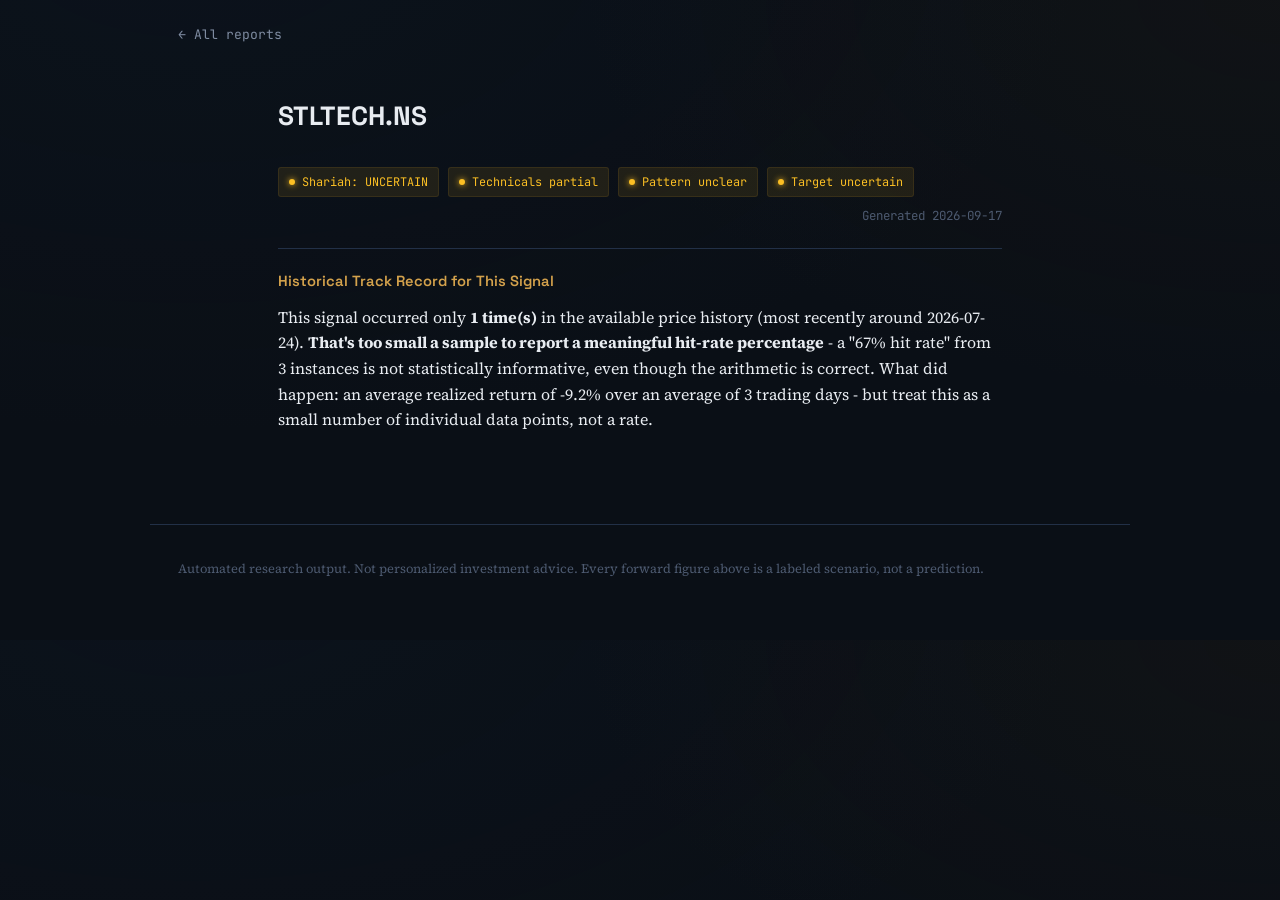
<file: docs/reports/short/stltech-ns.html>
<!DOCTYPE html>
<html lang="en">
<head>
<meta charset="UTF-8">
<meta name="viewport" content="width=device-width, initial-scale=1.0">
<title>STLTECH.NS - Stock Analysis</title>
<link rel="stylesheet" href="../../assets/style.css">
</head>
<body>
<a href="../../index.html" class="back-link">&larr; All reports</a>
<main class="report">
  <div class="report-hero">
    <h1>STLTECH.NS</h1>
    <div class="hero-stats">
      
    </div>
    <div class="report-meta">
      <span class="badge badge-uncertain">Shariah: UNCERTAIN</span>
    <span class="badge badge-uncertain">Technicals partial</span>
    <span class="badge badge-uncertain">Pattern unclear</span>
    <span class="badge badge-uncertain">Target uncertain</span>
      <span class="report-date">Generated 2026-09-17</span>
    </div>
  </div>
  
<h3>Historical Track Record for This Signal</h3>
<p>This signal occurred only <strong>1 time(s)</strong>
in the available price history (most recently around
2026-07-24). <strong>That's too small a sample to
report a meaningful hit-rate percentage</strong> - a "67% hit rate" from
3 instances is not statistically informative, even though the arithmetic
is correct. What did happen: an average realized return of
-9.2% over an average of 3
trading days - but treat this as a small number of individual data points,
not a rate.</p>

</main>
<footer class="site-footer">
  <p>Automated research output. Not personalized investment advice. Every
  forward figure above is a labeled scenario, not a prediction.</p>
</footer>
</body>
</html>
</file>
<file: docs/assets/style.css>
/* ============================================================
   Stock Analysis Agents — terminal/dashboard design system
   Two accents (teal=data/interactive, gold=premium highlight),
   kept separate from functional status colors (pass/fail/uncertain).
   ============================================================ */

@import url('https://fonts.googleapis.com/css2?family=Space+Grotesk:wght@500;600;700&family=Source+Serif+4:opsz,wght@8..60,400;8..60,600&family=JetBrains+Mono:wght@400;500;600&display=swap');

:root {
  --bg: #0a0f16;
  --panel: #111826;
  --panel-raised: #151d2c;
  --rule: #223047;
  --rule-soft: #1a2434;

  --text: #e8ecf1;
  --text-dim: #7e8ba0;
  --text-faint: #4d5a70;

  --teal: #2dd4bf;
  --teal-dim: #14a99730;
  --gold: #d4a24c;
  --gold-dim: #d4a24c30;

  --pass: #34d399;
  --pass-bg: #34d39918;
  --fail: #f87171;
  --fail-bg: #f8717118;
  --uncertain: #fbbf24;
  --uncertain-bg: #fbbf2418;

  --font-display: "Space Grotesk", system-ui, sans-serif;
  --font-body: "Source Serif 4", Georgia, serif;
  --font-mono: "JetBrains Mono", "SF Mono", Menlo, monospace;
}

* { box-sizing: border-box; }

html { scroll-behavior: smooth; }

body {
  margin: 0;
  background: var(--bg);
  background-image:
    radial-gradient(ellipse 900px 500px at 15% -10%, #14294020, transparent),
    radial-gradient(ellipse 700px 400px at 100% 0%, #3d2e1420, transparent);
  color: var(--text);
  font-family: var(--font-body);
  line-height: 1.6;
}

::selection { background: var(--teal-dim); color: var(--text); }

.mono, .price, .ticker-tag, .index-table td:nth-child(2),
.report-date, table.report-table td, table.report-table th {
  font-family: var(--font-mono);
  font-variant-numeric: tabular-nums;
}

/* ---------- Header / hero ---------- */

.site-header {
  padding: 3rem 1.75rem 2rem;
  max-width: 980px;
  margin: 0 auto;
}

.site-header h1 {
  font-family: var(--font-display);
  font-size: 1.85rem;
  font-weight: 700;
  letter-spacing: -0.01em;
  margin: 0 0 0.6rem;
  color: var(--text);
}

.subhead {
  font-family: var(--font-body);
  color: var(--text-dim);
  font-size: 1.02rem;
  max-width: 66ch;
  margin: 0;
}

/* Mission-control stats strip: the one bold moment on the index */
.stats-strip {
  display: flex;
  gap: 0;
  max-width: 980px;
  margin: 0 auto 2rem;
  padding: 0 1.75rem;
  flex-wrap: wrap;
}

.stat-block {
  flex: 1;
  min-width: 140px;
  padding: 1.1rem 1.4rem;
  border-left: 1px solid var(--rule);
}
.stat-block:first-child { border-left: none; padding-left: 0; }

.stat-value {
  font-family: var(--font-mono);
  font-size: 2.1rem;
  font-weight: 500;
  color: var(--teal);
  text-shadow: 0 0 24px var(--teal-dim);
  line-height: 1;
  animation: stat-fade-in 0.6s ease-out;
}

.stat-value.gold { color: var(--gold); text-shadow: 0 0 24px var(--gold-dim); }

@keyframes stat-fade-in {
  from { opacity: 0; transform: translateY(4px); }
  to { opacity: 1; transform: translateY(0); }
}

.stat-label {
  font-family: var(--font-display);
  font-size: 0.72rem;
  letter-spacing: 0.02em;
  color: var(--text-dim);
  margin-top: 0.35rem;
}

/* ---------- Index table (terminal style, not cards) ---------- */

main { max-width: 980px; margin: 0 auto; padding: 0 1.75rem 3rem; }

.index-table {
  width: 100%;
  border-collapse: collapse;
  font-size: 0.92rem;
}

.index-table th {
  text-align: left;
  padding: 0.7rem 0.9rem;
  font-family: var(--font-display);
  font-size: 0.72rem;
  font-weight: 600;
  color: var(--text-faint);
  border-bottom: 1px solid var(--rule);
}

.index-table td {
  padding: 0.85rem 0.9rem;
  border-bottom: 1px solid var(--rule-soft);
  font-family: var(--font-body);
}

.index-table tr:hover td { background: var(--panel); box-shadow: inset 3px 0 0 var(--teal); }

.index-table a {
  color: var(--text);
  font-family: var(--font-display);
  font-weight: 600;
  text-decoration: none;
}
.index-table a:hover { color: var(--teal); }

/* ---------- Status badges: soft-glow pills, not solid blocks ---------- */

.badge {
  display: inline-flex;
  align-items: center;
  gap: 0.4rem;
  font-family: var(--font-mono);
  font-size: 0.74rem;
  padding: 0.28rem 0.65rem;
  border-radius: 3px;
  border: 1px solid transparent;
  white-space: nowrap;
}
.badge::before {
  content: "";
  width: 6px; height: 6px;
  border-radius: 50%;
  display: inline-block;
}
.badge-pass { background: var(--pass-bg); color: var(--pass); border-color: var(--pass-bg); }
.badge-pass::before { background: var(--pass); box-shadow: 0 0 6px var(--pass); }
.badge-fail { background: var(--fail-bg); color: var(--fail); border-color: var(--fail-bg); }
.badge-fail::before { background: var(--fail); box-shadow: 0 0 6px var(--fail); }
.badge-uncertain { background: var(--uncertain-bg); color: var(--uncertain); border-color: var(--uncertain-bg); }
.badge-uncertain::before { background: var(--uncertain); box-shadow: 0 0 6px var(--uncertain); }

/* Horizon tag on the combined index — distinct from status badges */
.horizon-tag {
  font-family: var(--font-mono);
  font-size: 0.72rem;
  padding: 0.25rem 0.55rem;
  border-radius: 3px;
  border: 1px solid var(--rule);
  color: var(--text-dim);
}
.horizon-tag.long { border-color: var(--teal-dim); color: var(--teal); }
.horizon-tag.short { border-color: var(--gold-dim); color: var(--gold); }

/* ---------- Report page ---------- */

.back-link {
  display: block;
  max-width: 980px;
  margin: 1.5rem auto 0;
  padding: 0 1.75rem;
  color: var(--text-dim);
  text-decoration: none;
  font-family: var(--font-mono);
  font-size: 0.82rem;
}
.back-link:hover { color: var(--teal); }

.report { max-width: 780px; margin: 0 auto; padding: 1.5rem 1.75rem 3rem; }

.report-hero {
  padding: 1.6rem 0 1.4rem;
  border-bottom: 1px solid var(--rule);
  margin-bottom: 1.2rem;
}

.report-hero h1 {
  font-family: var(--font-display);
  font-size: 1.65rem;
  font-weight: 700;
  margin: 0 0 0.8rem;
  color: var(--text);
}

.hero-stats { display: flex; gap: 2rem; flex-wrap: wrap; margin-bottom: 1.1rem; }
.hero-stat-value { font-family: var(--font-mono); font-size: 1.3rem; color: var(--teal); text-shadow: 0 0 18px var(--teal-dim); }
.hero-stat-label { font-family: var(--font-display); font-size: 0.68rem; color: var(--text-faint); margin-top: 0.2rem; }

.report-meta {
  display: flex;
  gap: 0.55rem;
  align-items: center;
  flex-wrap: wrap;
}

.report-date {
  font-size: 0.78rem;
  color: var(--text-faint);
  margin-left: auto;
}

/* Section panels: thin left-accent rule, not drop-shadow cards */
.report h2 {
  font-family: var(--font-display);
  font-size: 1.05rem;
  font-weight: 600;
  color: var(--text);
  margin: 2.1rem 0 0.9rem;
  padding-left: 0.85rem;
  border-left: 3px solid var(--teal);
}

.report h3 {
  font-family: var(--font-display);
  font-size: 0.92rem;
  font-weight: 600;
  color: var(--gold);
  margin: 1.3rem 0 0.5rem;
}

.report p { margin: 0.7rem 0; font-size: 1rem; color: var(--text); }
.report ul { margin: 0.7rem 0; padding-left: 1.2rem; }
.report li { margin: 0.35rem 0; }

.report-table {
  width: 100%;
  border-collapse: collapse;
  margin: 1rem 0 1.4rem;
  font-size: 0.88rem;
}
.report-table th {
  text-align: left;
  padding: 0.55rem 0.75rem;
  color: var(--text-faint);
  font-family: var(--font-display);
  font-size: 0.68rem;
  border-bottom: 1px solid var(--rule);
}
.report-table td {
  padding: 0.55rem 0.75rem;
  border-bottom: 1px solid var(--rule-soft);
  color: var(--text);
}

/* ---------- Footer ---------- */

.site-footer {
  max-width: 980px;
  margin: 2rem auto 0;
  padding: 1.3rem 1.75rem 3rem;
  border-top: 1px solid var(--rule);
  color: var(--text-faint);
  font-size: 0.8rem;
  font-family: var(--font-body);
}

/* ---------- Accessibility & responsiveness ---------- */

a:focus-visible, button:focus-visible {
  outline: 2px solid var(--teal);
  outline-offset: 2px;
}

@media (prefers-reduced-motion: reduce) {
  .stat-value { animation: none; }
  html { scroll-behavior: auto; }
}

@media (max-width: 640px) {
  .index-table { font-size: 0.82rem; }
  .index-table th:nth-child(5), .index-table td:nth-child(5) { display: none; }
  .stats-strip { padding: 0 1.25rem; }
  .stat-value { font-size: 1.6rem; }
  .site-header, .report, main { padding-left: 1.25rem; padding-right: 1.25rem; }
}
</file>
